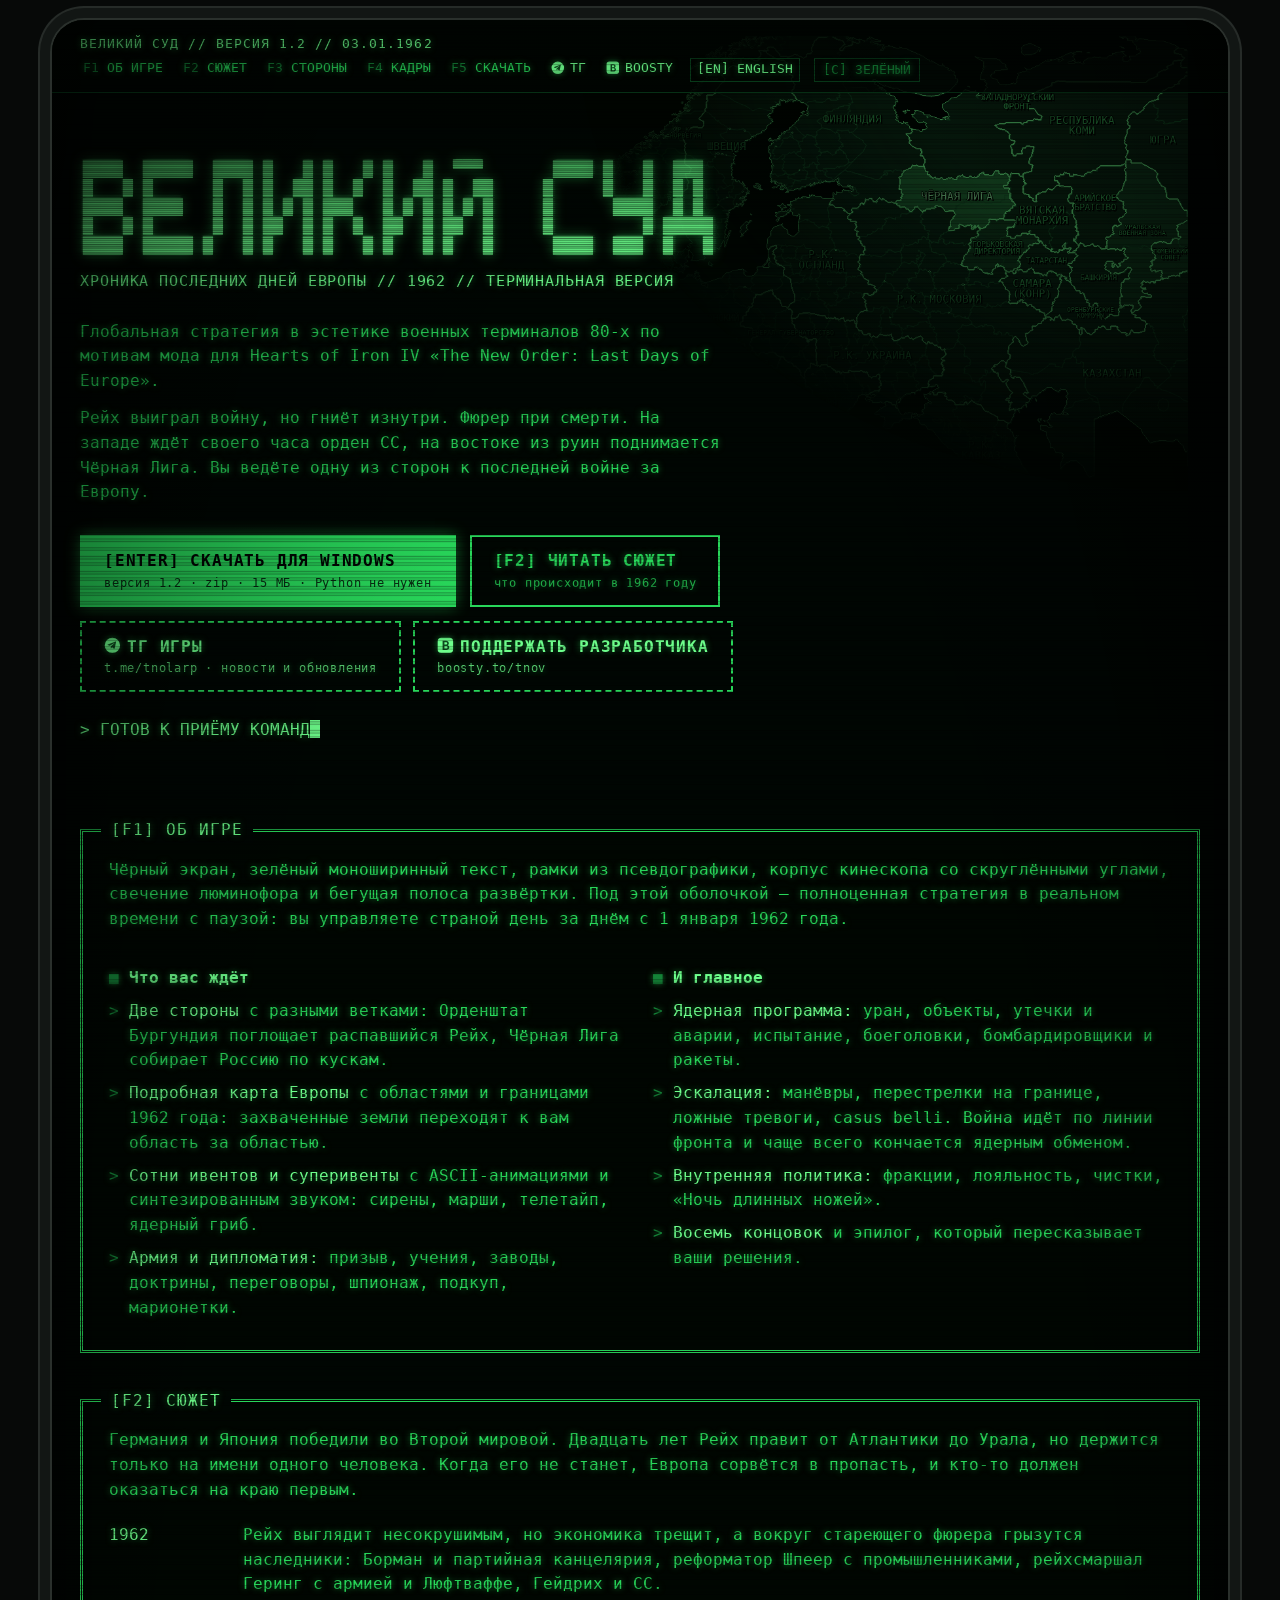
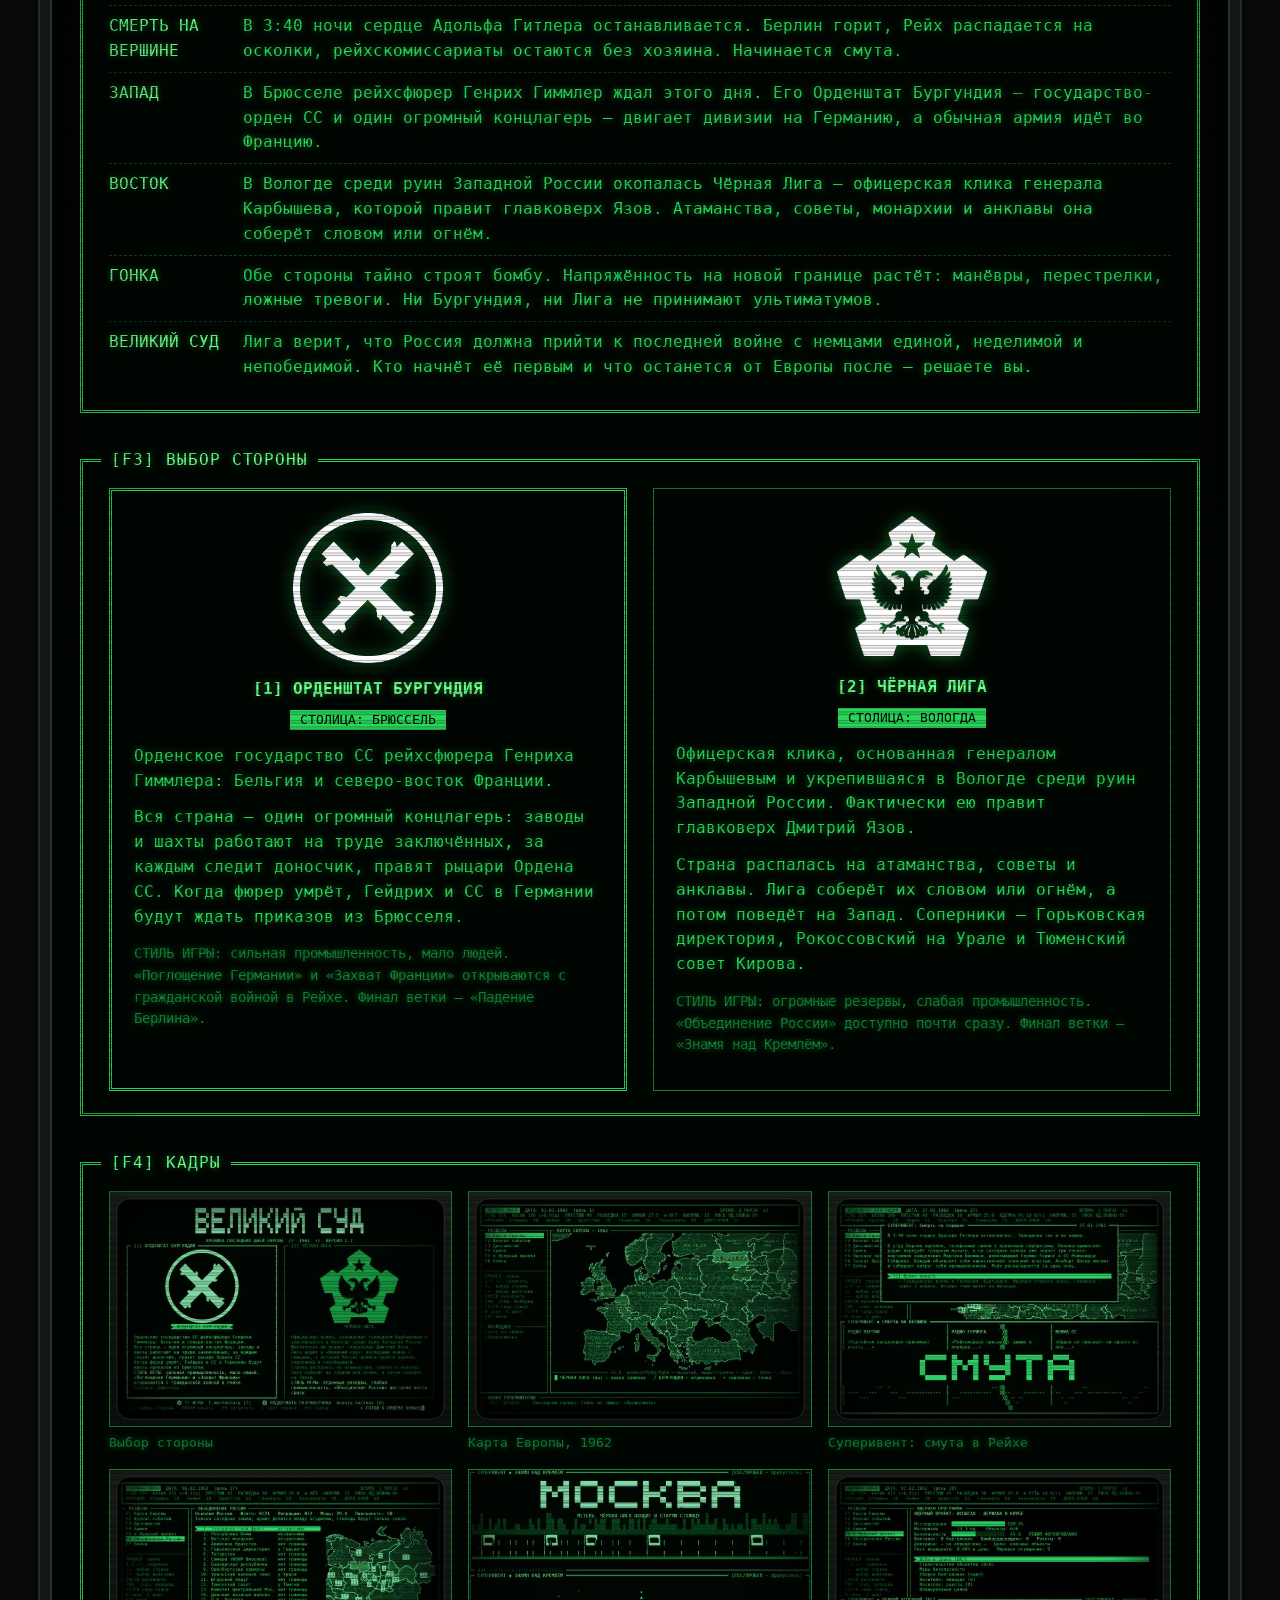
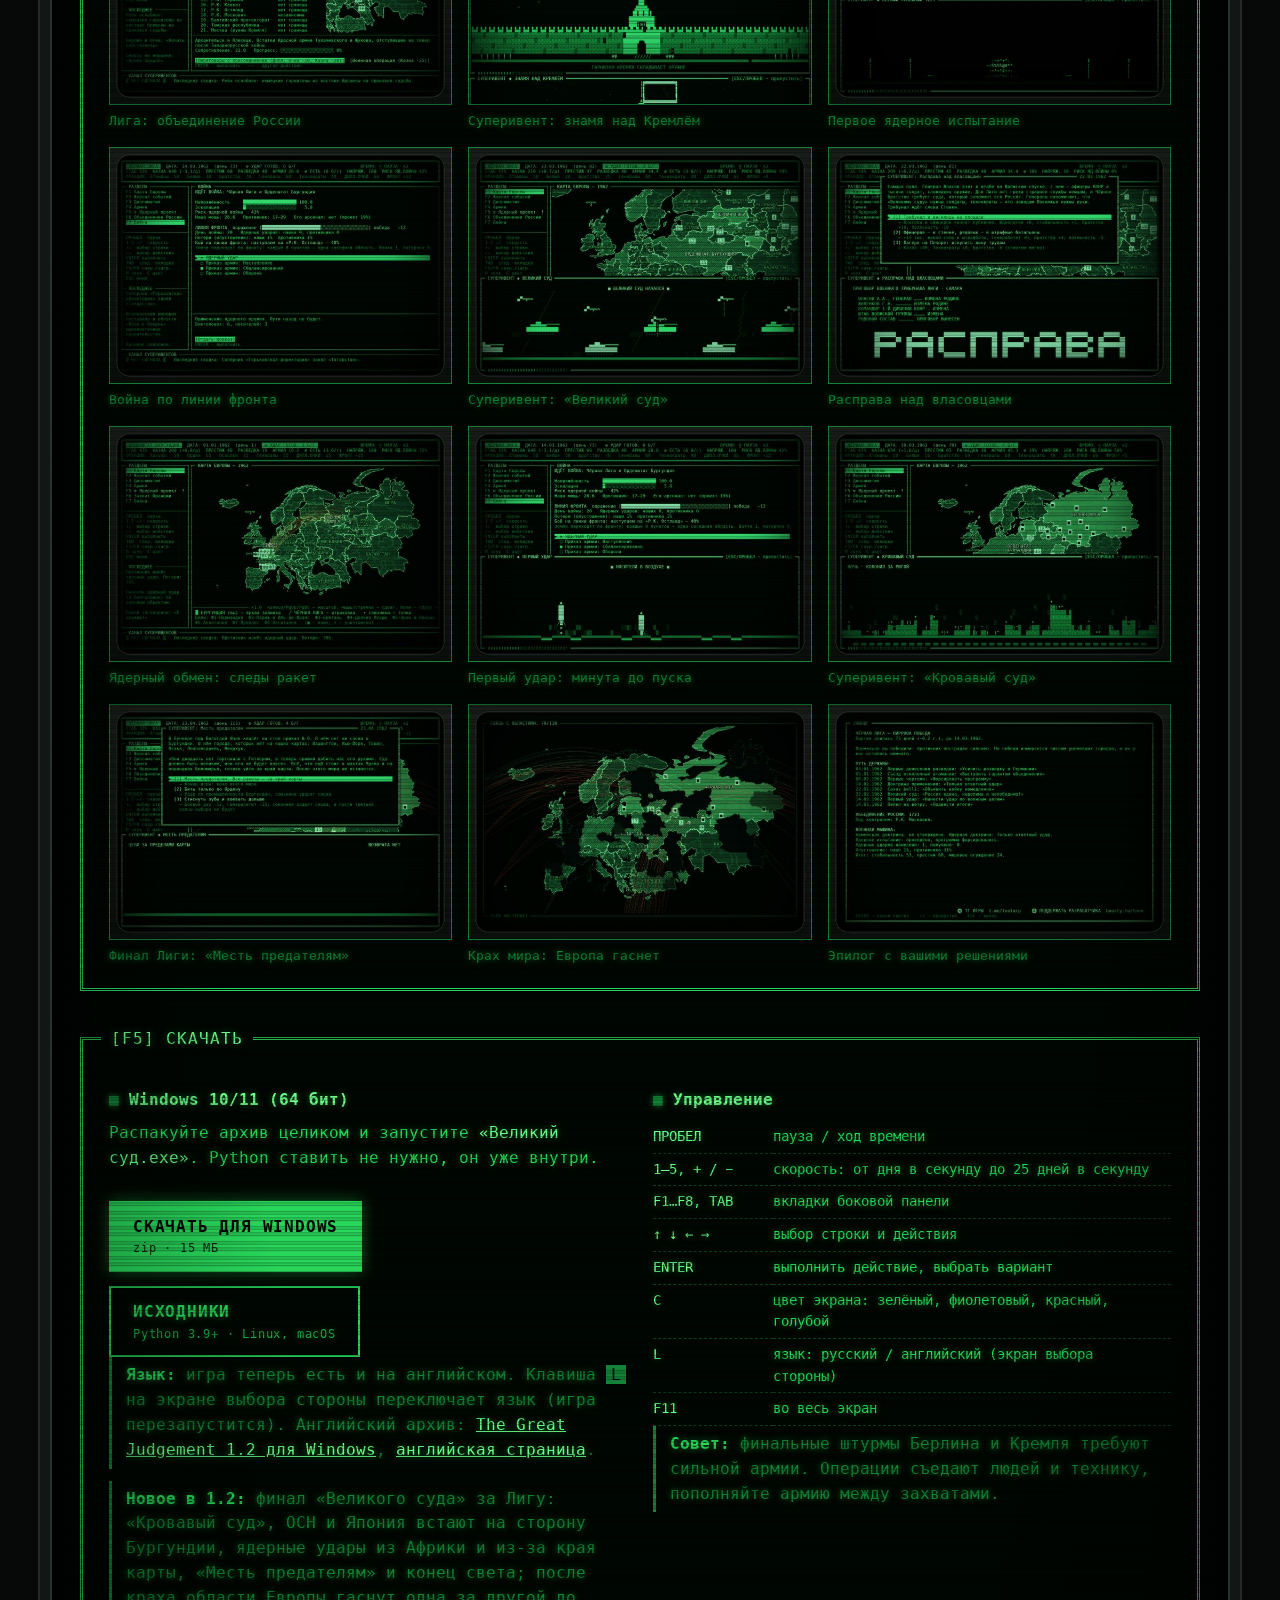
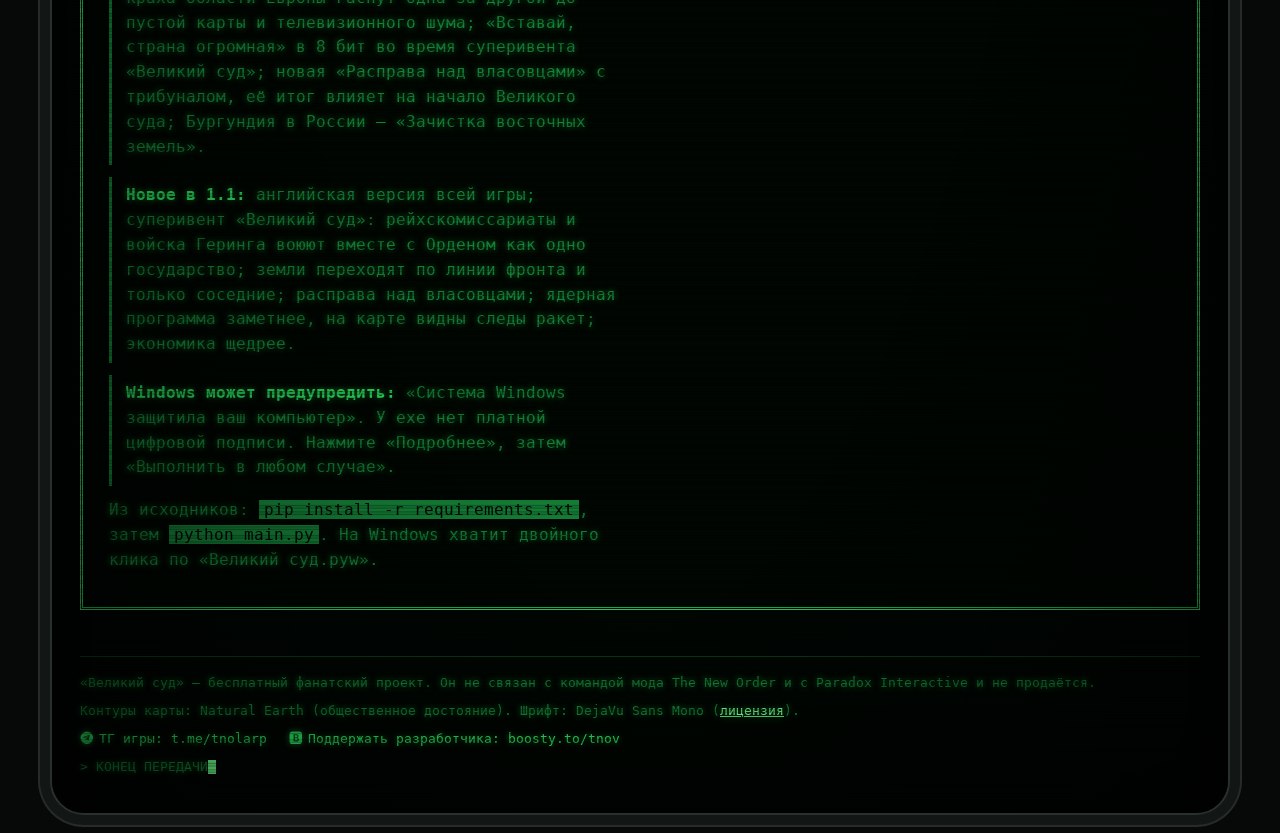
<file: index.html>
<!doctype html>
<html lang="ru">
<head>
<meta charset="utf-8">
<meta name="viewport" content="width=device-width, initial-scale=1">
<title>Великий суд — стратегия по мотивам TNO</title>
<meta name="description" content="«Великий суд» — бесплатная глобальная стратегия в эстетике терминалов 80-х по мотивам мода The New Order. 1962 год, Орденштат Бургундия против Чёрной Лиги.">
<meta property="og:title" content="Великий суд — хроника последних дней Европы">
<meta property="og:description" content="Бесплатная терминальная стратегия по мотивам TNO: Бургундия против Чёрной Лиги, гражданская война в Рейхе, ядерная гонка, 8 концовок.">
<meta property="og:image" content="img/shots/select.jpg">
<meta name="theme-color" content="#000602">
<link rel="alternate" hreflang="ru" href="https://velikiy-sud.github.io/">
<link rel="alternate" hreflang="en" href="https://velikiy-sud.github.io/en/">
<link rel="icon" type="image/png" href="img/icon.png">
<link rel="preload" href="fonts/DejaVuSansMono.woff2" as="font" type="font/woff2" crossorigin>
<link rel="stylesheet" href="style.css">
</head>
<body>
<div class="crt">

  <figure class="map-corner" aria-hidden="true">
    <img src="img/europe.png" alt="" width="1100" height="820">
  </figure>

  <header class="status">
    <span class="left">ВЕЛИКИЙ СУД // ВЕРСИЯ 1.2 // <span id="clock">01.01.1962</span></span>
    <nav>
      <a href="#about"><b>F1</b> ОБ ИГРЕ</a>
      <a href="#story"><b>F2</b> СЮЖЕТ</a>
      <a href="#sides"><b>F3</b> СТОРОНЫ</a>
      <a href="#shots"><b>F4</b> КАДРЫ</a>
      <a href="#download"><b>F5</b> СКАЧАТЬ</a>
      <a class="social" href="https://t.me/tnolarp" target="_blank" rel="noopener"><svg class="ico" viewBox="0 0 24 24" aria-hidden="true"><path fill="currentColor" d="M12 1a11 11 0 1 0 0 22 11 11 0 0 0 0-22Zm5.1 6.6-1.8 8.6c-.1.6-.5.8-1 .5l-2.8-2.1-1.3 1.3c-.2.2-.3.3-.6.3l.2-2.9 5.3-4.8c.2-.2 0-.3-.3-.1l-6.6 4.1-2.8-.9c-.6-.2-.6-.6.1-.9l11-4.2c.5-.2 1 .1.6 1.1Z"/></svg>ТГ</a>
      <a class="social" href="https://boosty.to/tnov" target="_blank" rel="noopener"><svg class="ico" viewBox="0 0 24 24" aria-hidden="true"><path fill="currentColor" fill-rule="evenodd" d="M6 1h12a5 5 0 0 1 5 5v12a5 5 0 0 1-5 5H6a5 5 0 0 1-5-5V6a5 5 0 0 1 5-5Zm2 4.5v13h5.2c2.6 0 4.3-1.4 4.3-3.6 0-1.6-.9-2.7-2.4-3.1 1.1-.5 1.8-1.5 1.8-2.8 0-2.1-1.6-3.5-4.1-3.5H8Zm2.6 2.1h2.1c1.2 0 1.9.6 1.9 1.6s-.7 1.6-1.9 1.6h-2.1V7.6Zm0 5.2h2.4c1.4 0 2.1.6 2.1 1.8s-.8 1.8-2.1 1.8h-2.4v-3.6Z"/></svg>BOOSTY</a>
      <a class="lang" href="en/" hreflang="en" lang="en">[EN] ENGLISH</a>
      <button class="theme-btn" id="theme" type="button" title="Цвет люминофора (клавиша C)">[C] ЗЕЛЁНЫЙ</button>
    </nav>
  </header>

  <main>
    <section class="hero">
      <h1><img src="img/logo.png" alt="ВЕЛИКИЙ СУД" width="637" height="99"></h1>
      <div class="sub">ХРОНИКА ПОСЛЕДНИХ ДНЕЙ ЕВРОПЫ // 1962 // ТЕРМИНАЛЬНАЯ ВЕРСИЯ</div>
      <p>Глобальная стратегия в эстетике военных терминалов 80-х по мотивам мода для Hearts of Iron IV «The New Order: Last Days of Europe».</p>
      <p>Рейх выиграл войну, но гниёт изнутри. Фюрер при смерти. На западе ждёт своего часа орден СС, на востоке из руин поднимается Чёрная Лига. Вы ведёте одну из сторон к последней войне за Европу.</p>
      <div class="actions">
        <!-- ССЫЛКА НА СКАЧИВАНИЕ №1 (Windows). Замените href, если архив лежит в другом месте -->
        <a class="btn" href="download/velikiy-sud-1.2-windows.zip">[ENTER] СКАЧАТЬ ДЛЯ WINDOWS<small>версия 1.2 · zip · 15 МБ · Python не нужен</small></a>
        <a class="btn ghost" href="#story">[F2] ЧИТАТЬ СЮЖЕТ<small>что происходит в 1962 году</small></a>
      </div>
      <div class="links">
        <a class="btn link" href="https://t.me/tnolarp" target="_blank" rel="noopener"><svg class="ico" viewBox="0 0 24 24" aria-hidden="true"><path fill="currentColor" d="M12 1a11 11 0 1 0 0 22 11 11 0 0 0 0-22Zm5.1 6.6-1.8 8.6c-.1.6-.5.8-1 .5l-2.8-2.1-1.3 1.3c-.2.2-.3.3-.6.3l.2-2.9 5.3-4.8c.2-.2 0-.3-.3-.1l-6.6 4.1-2.8-.9c-.6-.2-.6-.6.1-.9l11-4.2c.5-.2 1 .1.6 1.1Z"/></svg>ТГ ИГРЫ<small>t.me/tnolarp · новости и обновления</small></a>
        <a class="btn link" href="https://boosty.to/tnov" target="_blank" rel="noopener"><svg class="ico" viewBox="0 0 24 24" aria-hidden="true"><path fill="currentColor" fill-rule="evenodd" d="M6 1h12a5 5 0 0 1 5 5v12a5 5 0 0 1-5 5H6a5 5 0 0 1-5-5V6a5 5 0 0 1 5-5Zm2 4.5v13h5.2c2.6 0 4.3-1.4 4.3-3.6 0-1.6-.9-2.7-2.4-3.1 1.1-.5 1.8-1.5 1.8-2.8 0-2.1-1.6-3.5-4.1-3.5H8Zm2.6 2.1h2.1c1.2 0 1.9.6 1.9 1.6s-.7 1.6-1.9 1.6h-2.1V7.6Zm0 5.2h2.4c1.4 0 2.1.6 2.1 1.8s-.8 1.8-2.1 1.8h-2.4v-3.6Z"/></svg>ПОДДЕРЖАТЬ РАЗРАБОТЧИКА<small>boosty.to/tnov</small></a>
      </div>
      <div class="prompt">&gt; ГОТОВ К ПРИЁМУ КОМАНД<span class="cursor"></span></div>
    </section>

    <section class="win" id="about">
      <h2>[F1] ОБ ИГРЕ</h2>
      <p>Чёрный экран, зелёный моноширинный текст, рамки из псевдографики, корпус кинескопа со скруглёнными углами, свечение люминофора и бегущая полоса развёртки. Под этой оболочкой — полноценная стратегия в реальном времени с паузой: вы управляете страной день за днём с 1 января 1962 года.</p>
      <div class="cols">
        <div>
          <h3>Что вас ждёт</h3>
          <ul class="term">
            <li><span class="bright">Две стороны</span> с разными ветками: Орденштат Бургундия поглощает распавшийся Рейх, Чёрная Лига собирает Россию по кускам.</li>
            <li><span class="bright">Подробная карта Европы</span> с областями и границами 1962 года: захваченные земли переходят к вам область за областью.</li>
            <li><span class="bright">Сотни ивентов и суперивенты</span> с ASCII-анимациями и синтезированным звуком: сирены, марши, телетайп, ядерный гриб.</li>
            <li><span class="bright">Армия и дипломатия:</span> призыв, учения, заводы, доктрины, переговоры, шпионаж, подкуп, марионетки.</li>
          </ul>
        </div>
        <div>
          <h3>И главное</h3>
          <ul class="term">
            <li><span class="bright">Ядерная программа:</span> уран, объекты, утечки и аварии, испытание, боеголовки, бомбардировщики и ракеты.</li>
            <li><span class="bright">Эскалация:</span> манёвры, перестрелки на границе, ложные тревоги, casus belli. Война идёт по линии фронта и чаще всего кончается ядерным обменом.</li>
            <li><span class="bright">Внутренняя политика:</span> фракции, лояльность, чистки, «Ночь длинных ножей».</li>
            <li><span class="bright">Восемь концовок</span> и эпилог, который пересказывает ваши решения.</li>
          </ul>
        </div>
      </div>
    </section>

    <section class="win" id="story">
      <h2>[F2] СЮЖЕТ</h2>
      <p>Германия и Япония победили во Второй мировой. Двадцать лет Рейх правит от Атлантики до Урала, но держится только на имени одного человека. Когда его не станет, Европа сорвётся в пропасть, и кто-то должен оказаться на краю первым.</p>
      <ol class="chronicle">
        <li><time>1962</time><span>Рейх выглядит несокрушимым, но экономика трещит, а вокруг стареющего фюрера грызутся наследники: Борман и партийная канцелярия, реформатор Шпеер с промышленниками, рейхсмаршал Геринг с армией и Люфтваффе, Гейдрих и СС.</span></li>
        <li><time>СМЕРТЬ НА ВЕРШИНЕ</time><span>В 3:40 ночи сердце Адольфа Гитлера останавливается. Берлин горит, Рейх распадается на осколки, рейхскомиссариаты остаются без хозяина. Начинается смута.</span></li>
        <li><time>ЗАПАД</time><span>В Брюсселе рейхсфюрер Генрих Гиммлер ждал этого дня. Его Орденштат Бургундия — государство-орден СС и один огромный концлагерь — двигает дивизии на Германию, а обычная армия идёт во Францию.</span></li>
        <li><time>ВОСТОК</time><span>В Вологде среди руин Западной России окопалась Чёрная Лига — офицерская клика генерала Карбышева, которой правит главковерх Язов. Атаманства, советы, монархии и анклавы она соберёт словом или огнём.</span></li>
        <li><time>ГОНКА</time><span>Обе стороны тайно строят бомбу. Напряжённость на новой границе растёт: манёвры, перестрелки, ложные тревоги. Ни Бургундия, ни Лига не принимают ультиматумов.</span></li>
        <li><time>ВЕЛИКИЙ СУД</time><span>Лига верит, что Россия должна прийти к последней войне с немцами единой, неделимой и непобедимой. Кто начнёт её первым и что останется от Европы после — решаете вы.</span></li>
      </ol>
    </section>

    <section class="win" id="sides">
      <h2>[F3] ВЫБОР СТОРОНЫ</h2>
      <div class="cols">
        <article class="side burgundy">
          <img src="img/burgundy.png" alt="Герб Орденштата Бургундия" width="150" height="150">
          <h3>[1] ОРДЕНШТАТ БУРГУНДИЯ</h3>
          <span class="tag">СТОЛИЦА: БРЮССЕЛЬ</span>
          <p>Орденское государство СС рейхсфюрера Генриха Гиммлера: Бельгия и северо-восток Франции.</p>
          <p>Вся страна — один огромный концлагерь: заводы и шахты работают на труде заключённых, за каждым следит доносчик, правят рыцари Ордена СС. Когда фюрер умрёт, Гейдрих и СС в Германии будут ждать приказов из Брюсселя.</p>
          <p class="meta">СТИЛЬ ИГРЫ: сильная промышленность, мало людей. «Поглощение Германии» и «Захват Франции» открываются с гражданской войной в Рейхе. Финал ветки — «Падение Берлина».</p>
        </article>
        <article class="side league">
          <img src="img/league.png" alt="Герб Чёрной Лиги" width="150" height="150">
          <h3>[2] ЧЁРНАЯ ЛИГА</h3>
          <span class="tag">СТОЛИЦА: ВОЛОГДА</span>
          <p>Офицерская клика, основанная генералом Карбышевым и укрепившаяся в Вологде среди руин Западной России. Фактически ею правит главковерх Дмитрий Язов.</p>
          <p>Страна распалась на атаманства, советы и анклавы. Лига соберёт их словом или огнём, а потом поведёт на Запад. Соперники — Горьковская директория, Рокоссовский на Урале и Тюменский совет Кирова.</p>
          <p class="meta">СТИЛЬ ИГРЫ: огромные резервы, слабая промышленность. «Объединение России» доступно почти сразу. Финал ветки — «Знамя над Кремлём».</p>
        </article>
      </div>
    </section>

    <section class="win" id="shots">
      <h2>[F4] КАДРЫ</h2>
      <div class="gallery">
        <figure><a href="img/shots/select.jpg"><img src="img/shots/select_s.jpg" alt="Экран выбора стороны" loading="lazy" width="640" height="439"></a><figcaption>Выбор стороны</figcaption></figure>
        <figure><a href="img/shots/map.jpg"><img src="img/shots/map_s.jpg" alt="Карта Европы 1962 года" loading="lazy" width="640" height="439"></a><figcaption>Карта Европы, 1962</figcaption></figure>
        <figure><a href="img/shots/smuta.jpg"><img src="img/shots/smuta_s.jpg" alt="Суперивент «Смута»" loading="lazy" width="640" height="439"></a><figcaption>Суперивент: смута в Рейхе</figcaption></figure>
        <figure><a href="img/shots/unification.jpg"><img src="img/shots/unification_s.jpg" alt="Объединение России" loading="lazy" width="640" height="439"></a><figcaption>Лига: объединение России</figcaption></figure>
        <figure><a href="img/shots/kremlin.jpg"><img src="img/shots/kremlin_s.jpg" alt="Суперивент «Знамя над Кремлём»" loading="lazy" width="640" height="965"></a><figcaption>Суперивент: знамя над Кремлём</figcaption></figure>
        <figure><a href="img/shots/nuke.jpg"><img src="img/shots/nuke_s.jpg" alt="Ядерное испытание" loading="lazy" width="640" height="439"></a><figcaption>Первое ядерное испытание</figcaption></figure>
        <figure><a href="img/shots/front.jpg"><img src="img/shots/front_s.jpg" alt="Война по линии фронта" loading="lazy" width="640" height="439"></a><figcaption>Война по линии фронта</figcaption></figure>
        <figure><a href="img/shots/judgement.jpg"><img src="img/shots/judgement_s.jpg" alt="Суперивент «Великий суд»" loading="lazy" width="640" height="439"></a><figcaption>Суперивент: «Великий суд»</figcaption></figure>
        <figure><a href="img/shots/vlasov.jpg"><img src="img/shots/vlasov_s.jpg" alt="Расправа над власовцами" loading="lazy" width="640" height="439"></a><figcaption>Расправа над власовцами</figcaption></figure>
        <figure><a href="img/shots/trails.jpg"><img src="img/shots/trails_s.jpg" alt="Следы ракет на карте" loading="lazy" width="640" height="439"></a><figcaption>Ядерный обмен: следы ракет</figcaption></figure>
        <figure><a href="img/shots/launch.jpg"><img src="img/shots/launch_s.jpg" alt="Обратный отсчёт перед пуском" loading="lazy" width="640" height="439"></a><figcaption>Первый удар: минута до пуска</figcaption></figure>
        <figure><a href="img/shots/bloody.jpg"><img src="img/shots/bloody_s.jpg" alt="Суперивент «Кровавый суд»" loading="lazy" width="640" height="439"></a><figcaption>Суперивент: «Кровавый суд»</figcaption></figure>
        <figure><a href="img/shots/revenge.jpg"><img src="img/shots/revenge_s.jpg" alt="Суперивент «Месть предателям»" loading="lazy" width="640" height="439"></a><figcaption>Финал Лиги: «Месть предателям»</figcaption></figure>
        <figure><a href="img/shots/darkness.jpg"><img src="img/shots/darkness_s.jpg" alt="Европа гаснет после краха мира" loading="lazy" width="640" height="439"></a><figcaption>Крах мира: Европа гаснет</figcaption></figure>
        <figure><a href="img/shots/epilogue.jpg"><img src="img/shots/epilogue_s.jpg" alt="Эпилог партии" loading="lazy" width="640" height="439"></a><figcaption>Эпилог с вашими решениями</figcaption></figure>
      </div>
    </section>

    <section class="win" id="download">
      <h2>[F5] СКАЧАТЬ</h2>
      <div class="cols">
        <div>
          <h3>Windows 10/11 (64 бит)</h3>
          <p>Распакуйте архив целиком и запустите <span class="bright">«Великий суд.exe»</span>. Python ставить не нужно, он уже внутри.</p>
          <div class="actions">
            <!-- ССЫЛКА НА СКАЧИВАНИЕ №2 (Windows) — та же, что наверху -->
            <a class="btn" href="download/velikiy-sud-1.2-windows.zip">СКАЧАТЬ ДЛЯ WINDOWS<small>zip · 15 МБ</small></a>
            <!-- ССЫЛКА НА ИСХОДНИКИ (Python, для Linux/macOS) -->
            <a class="btn ghost" href="download/velikiy-sud-1.2-source.zip">ИСХОДНИКИ<small>Python 3.9+ · Linux, macOS</small></a>
          </div>
          <p class="note"><b>Язык:</b> игра теперь есть и на английском. Клавиша <kbd>L</kbd> на экране выбора стороны переключает язык (игра перезапустится). Английский архив: <a href="download/the-great-judgement-1.2-windows.zip">The Great Judgement 1.2 для Windows</a>, <a href="en/" hreflang="en">английская страница</a>.</p>
          <p class="note"><b>Новое в 1.2:</b> финал «Великого суда» за Лигу: «Кровавый суд», ОСН и Япония встают на сторону Бургундии, ядерные удары из Африки и из-за края карты, «Месть предателям» и конец света; после краха области Европы гаснут одна за другой до пустой карты и телевизионного шума; «Вставай, страна огромная» в 8 бит во время суперивента «Великий суд»; новая «Расправа над власовцами» с трибуналом, её итог влияет на начало Великого суда; Бургундия в России — «Зачистка восточных земель».</p>
          <p class="note"><b>Новое в 1.1:</b> английская версия всей игры; суперивент «Великий суд»: рейхскомиссариаты и войска Геринга воюют вместе с Орденом как одно государство; земли переходят по линии фронта и только соседние; расправа над власовцами; ядерная программа заметнее, на карте видны следы ракет; экономика щедрее.</p>
          <p class="note"><b>Windows может предупредить:</b> «Система Windows защитила ваш компьютер». У exe нет платной цифровой подписи. Нажмите «Подробнее», затем «Выполнить в любом случае».</p>
          <p class="dim">Из исходников: <kbd>pip install -r requirements.txt</kbd>, затем <kbd>python main.py</kbd>. На Windows хватит двойного клика по «Великий суд.pyw».</p>
        </div>
        <div>
          <h3>Управление</h3>
          <table class="keys">
            <tr><td>ПРОБЕЛ</td><td>пауза / ход времени</td></tr>
            <tr><td>1–5, + / −</td><td>скорость: от дня в секунду до 25 дней в секунду</td></tr>
            <tr><td>F1…F8, TAB</td><td>вкладки боковой панели</td></tr>
            <tr><td>↑ ↓  ← →</td><td>выбор строки и действия</td></tr>
            <tr><td>ENTER</td><td>выполнить действие, выбрать вариант</td></tr>
            <tr><td>C</td><td>цвет экрана: зелёный, фиолетовый, красный, голубой</td></tr>
            <tr><td>L</td><td>язык: русский / английский (экран выбора стороны)</td></tr>
            <tr><td>F11</td><td>во весь экран</td></tr>
          </table>
          <p class="note"><b>Совет:</b> финальные штурмы Берлина и Кремля требуют сильной армии. Операции съедают людей и технику, пополняйте армию между захватами.</p>
        </div>
      </div>
    </section>
  </main>

  <footer>
    <p>«Великий суд» — бесплатный фанатский проект. Он не связан с командой мода The New Order и с Paradox Interactive и не продаётся.</p>
    <p>Контуры карты: Natural Earth (общественное достояние). Шрифт: DejaVu Sans Mono (<a href="fonts/LICENSE-DejaVu.txt">лицензия</a>).</p>
    <p class="foot-links"><a class="social" href="https://t.me/tnolarp" target="_blank" rel="noopener"><svg class="ico" viewBox="0 0 24 24" aria-hidden="true"><path fill="currentColor" d="M12 1a11 11 0 1 0 0 22 11 11 0 0 0 0-22Zm5.1 6.6-1.8 8.6c-.1.6-.5.8-1 .5l-2.8-2.1-1.3 1.3c-.2.2-.3.3-.6.3l.2-2.9 5.3-4.8c.2-.2 0-.3-.3-.1l-6.6 4.1-2.8-.9c-.6-.2-.6-.6.1-.9l11-4.2c.5-.2 1 .1.6 1.1Z"/></svg>ТГ игры: t.me/tnolarp</a> <a class="social" href="https://boosty.to/tnov" target="_blank" rel="noopener"><svg class="ico" viewBox="0 0 24 24" aria-hidden="true"><path fill="currentColor" fill-rule="evenodd" d="M6 1h12a5 5 0 0 1 5 5v12a5 5 0 0 1-5 5H6a5 5 0 0 1-5-5V6a5 5 0 0 1 5-5Zm2 4.5v13h5.2c2.6 0 4.3-1.4 4.3-3.6 0-1.6-.9-2.7-2.4-3.1 1.1-.5 1.8-1.5 1.8-2.8 0-2.1-1.6-3.5-4.1-3.5H8Zm2.6 2.1h2.1c1.2 0 1.9.6 1.9 1.6s-.7 1.6-1.9 1.6h-2.1V7.6Zm0 5.2h2.4c1.4 0 2.1.6 2.1 1.8s-.8 1.8-2.1 1.8h-2.4v-3.6Z"/></svg>Поддержать разработчика: boosty.to/tnov</a></p>
    <p>&gt; КОНЕЦ ПЕРЕДАЧИ<span class="cursor"></span></p>
  </footer>
</div>

<dialog class="viewer" id="viewer"><button type="button" id="viewer-close">[ESC] ЗАКРЫТЬ</button><img id="viewer-img" alt=""></dialog>

<script>
(function () {
  // Цвет люминофора, как клавиша C в игре
  var themes = [["green", "ЗЕЛЁНЫЙ"], ["purple", "ФИОЛЕТОВЫЙ"], ["red", "КРАСНЫЙ"], ["blue", "ГОЛУБОЙ"]];
  var btn = document.getElementById("theme");
  var i = 0;
  try { i = Math.max(0, themes.findIndex(function (t) { return t[0] === localStorage.getItem("theme"); })); } catch (e) {}
  function apply() {
    document.documentElement.setAttribute("data-theme", themes[i][0]);
    btn.textContent = "[C] " + themes[i][1];
    try { localStorage.setItem("theme", themes[i][0]); } catch (e) {}
  }
  function next() { i = (i + 1) % themes.length; apply(); }
  apply();
  btn.addEventListener("click", next);
  document.addEventListener("keydown", function (e) {
    if (e.ctrlKey || e.metaKey || e.altKey || /input|textarea/i.test(e.target.tagName)) return;
    if (e.code === "KeyC") next();
  });

  // Игровые часы в строке состояния: день идёт раз в секунду, как на скорости 1
  var clock = document.getElementById("clock");
  var d = new Date(1962, 0, 1);
  setInterval(function () {
    d.setDate(d.getDate() + 1);
    clock.textContent = String(d.getDate()).padStart(2, "0") + "." + String(d.getMonth() + 1).padStart(2, "0") + "." + d.getFullYear();
  }, 1000);

  // Просмотр кадров
  var dlg = document.getElementById("viewer");
  var img = document.getElementById("viewer-img");
  if (dlg.showModal) {
    document.querySelectorAll(".gallery a").forEach(function (a) {
      a.addEventListener("click", function (e) {
        e.preventDefault();
        img.src = a.getAttribute("href");
        img.alt = a.querySelector("img").alt;
        dlg.showModal();
      });
    });
    document.getElementById("viewer-close").addEventListener("click", function () { dlg.close(); });
    dlg.addEventListener("click", function (e) { if (e.target === dlg) dlg.close(); });
  }
})();
</script>
</body>
</html>
</file>
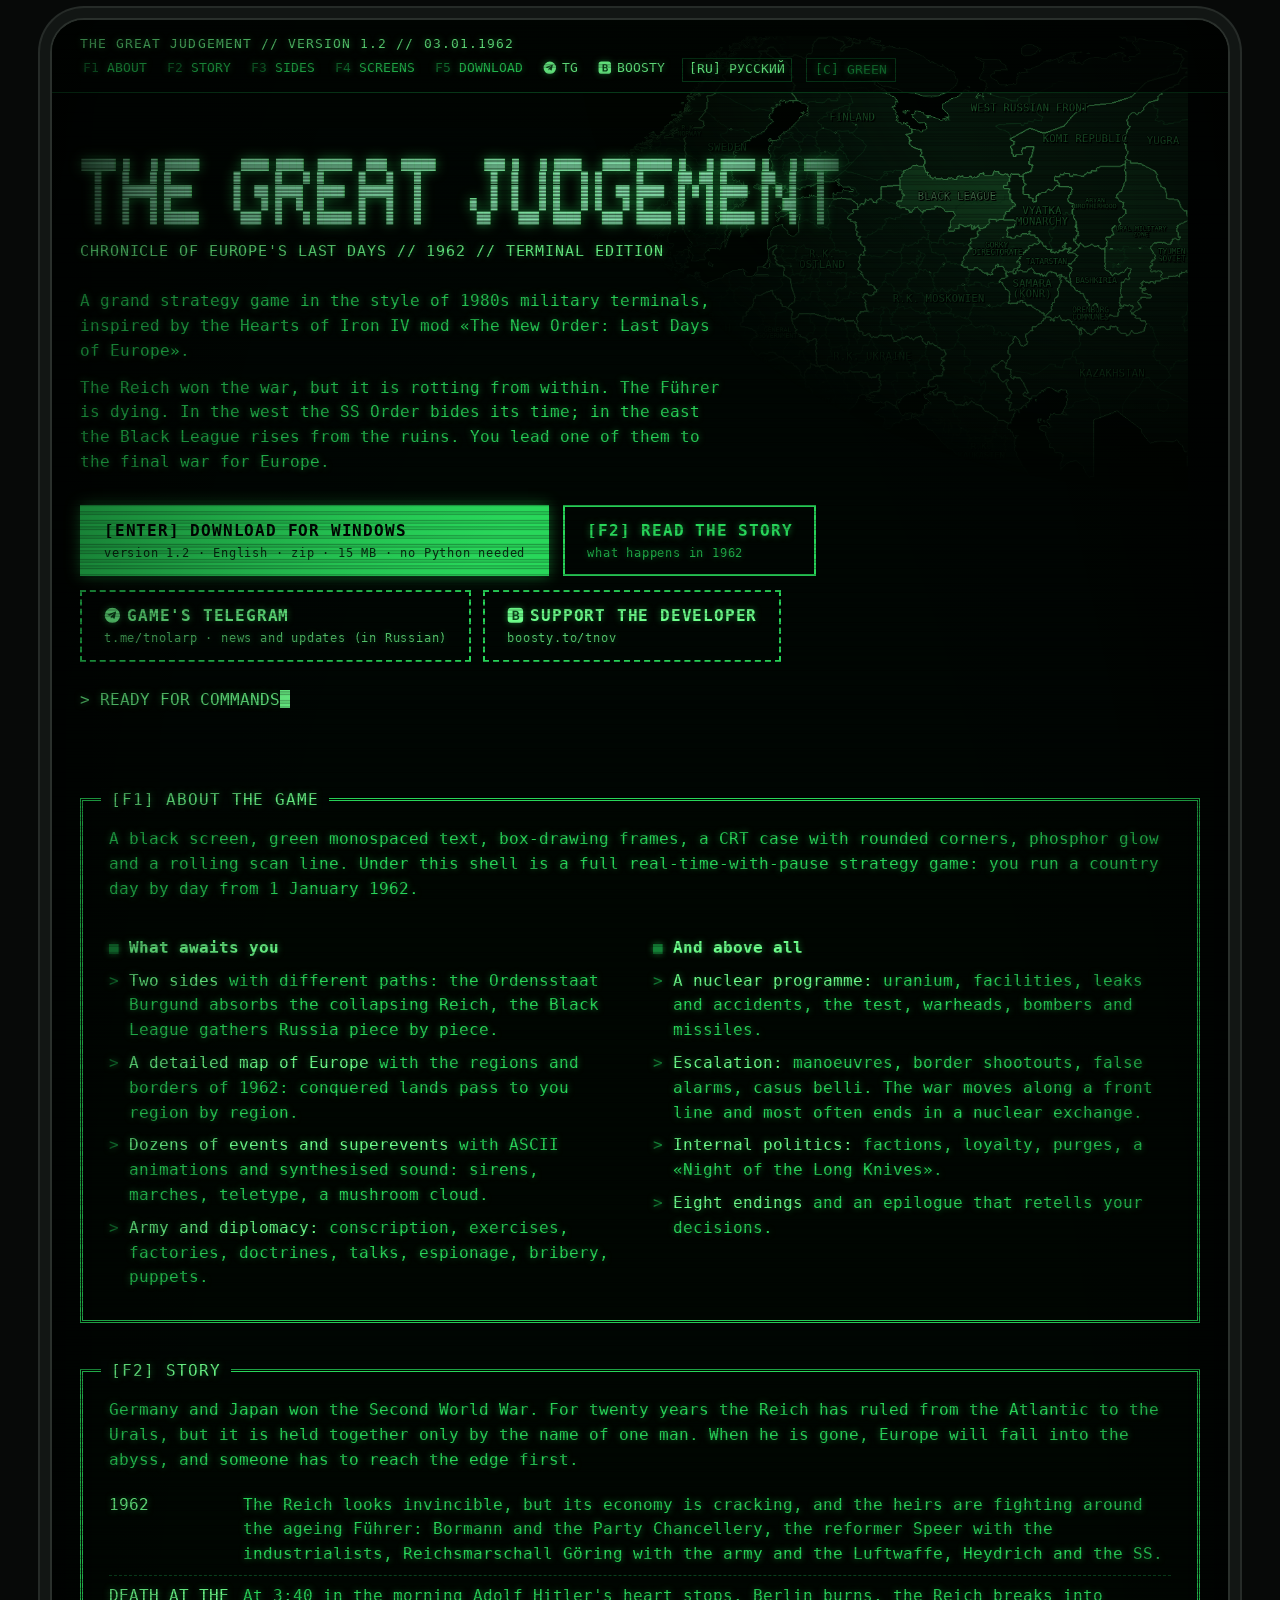
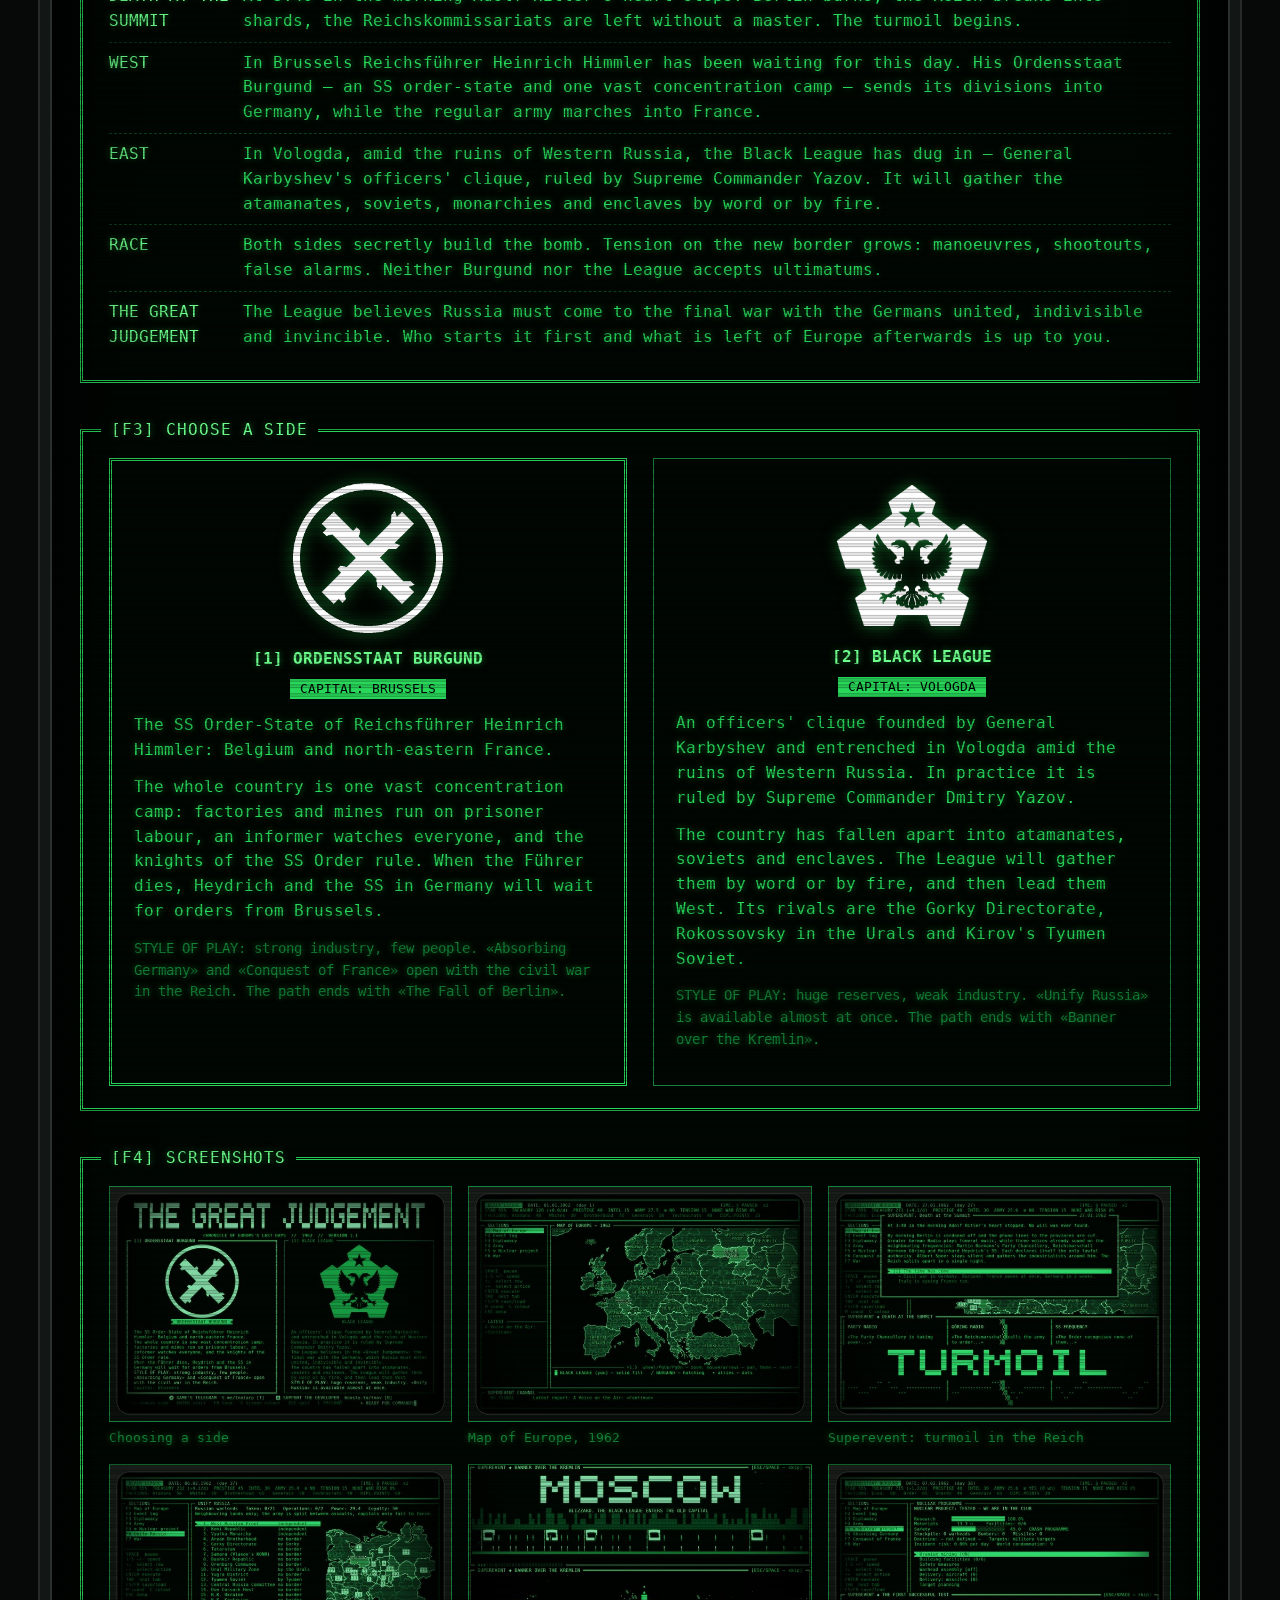
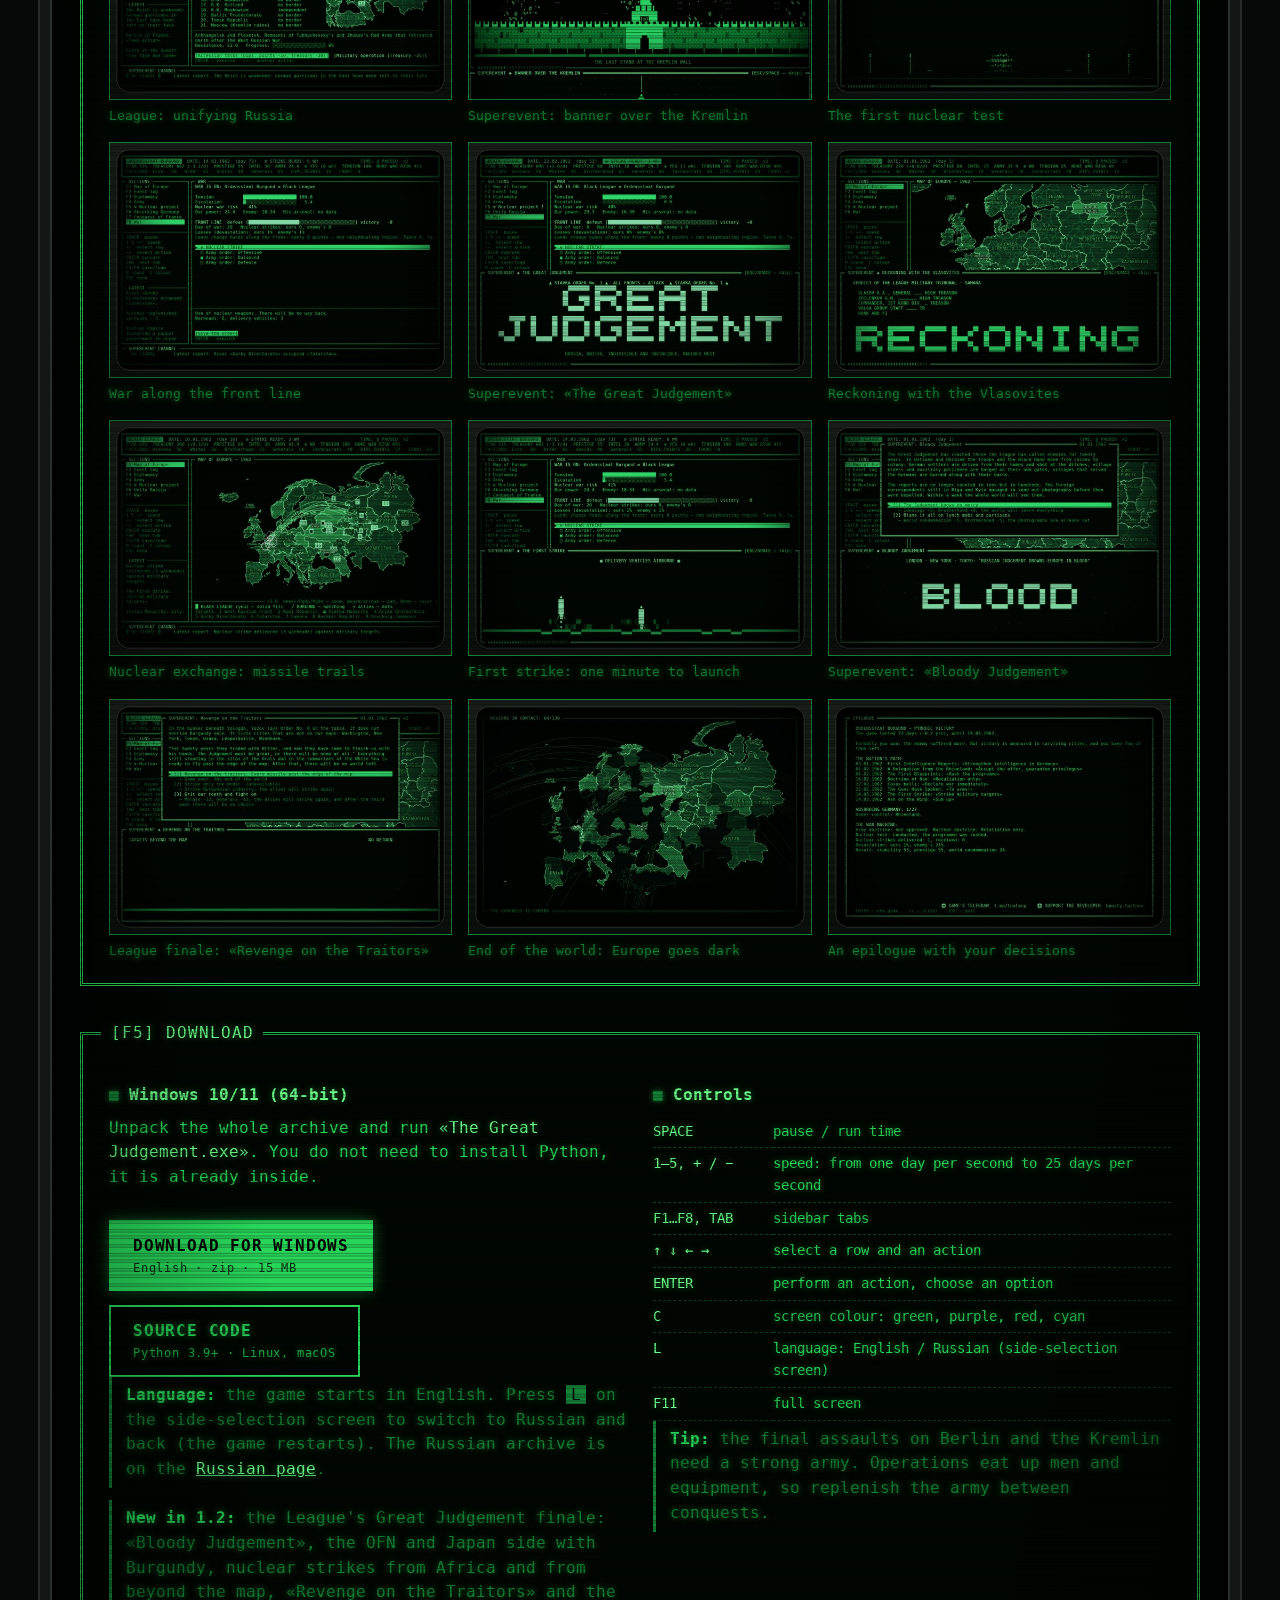
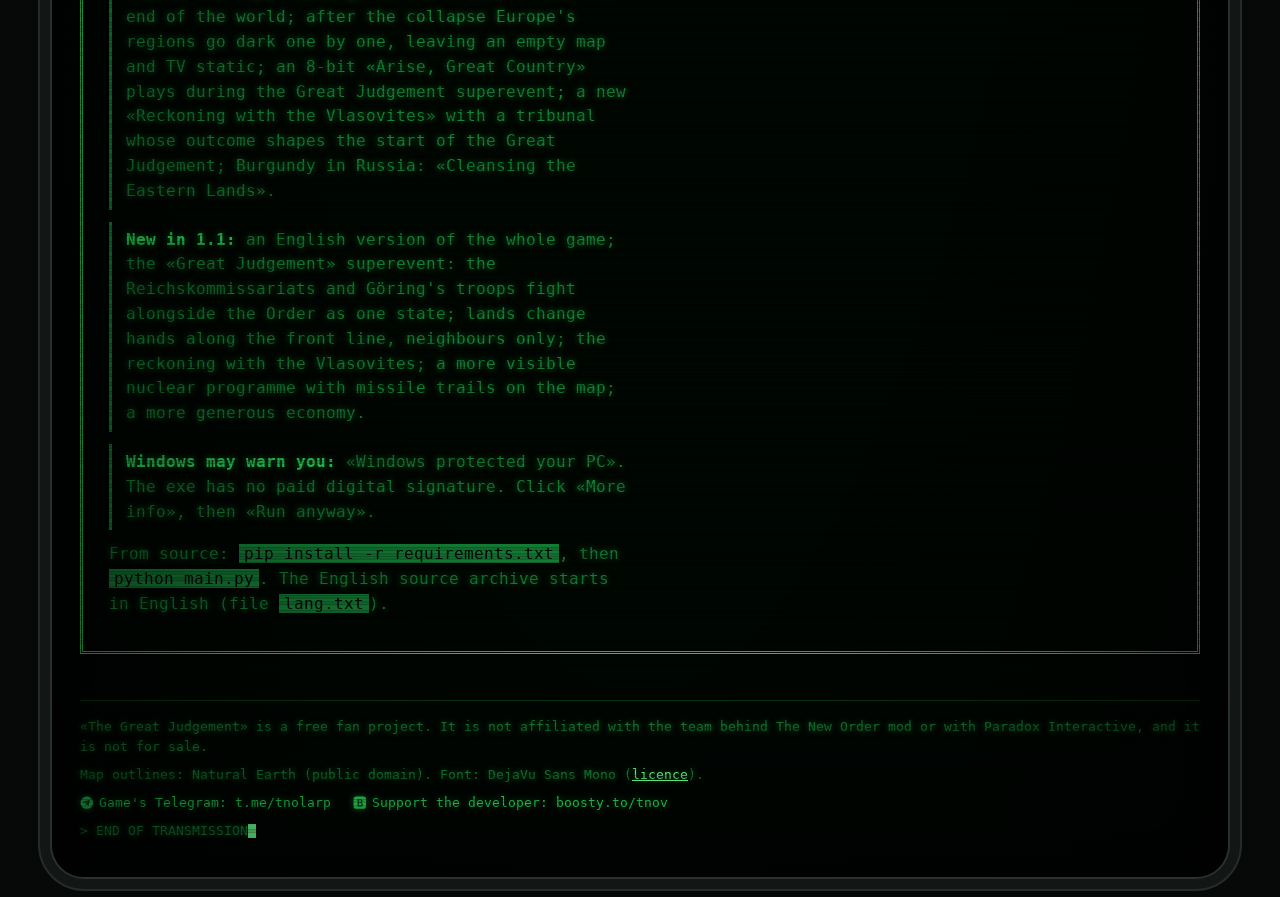
<file: en/index.html>
<!doctype html>
<html lang="en">
<head>
<meta charset="utf-8">
<meta name="viewport" content="width=device-width, initial-scale=1">
<title>The Great Judgement — a strategy game inspired by TNO</title>
<meta name="description" content="«The Great Judgement» is a free grand strategy game in the style of 1980s military terminals, inspired by the mod The New Order. 1962: the Ordensstaat Burgund against the Black League.">
<meta property="og:title" content="The Great Judgement — chronicle of Europe's last days">
<meta property="og:description" content="A free terminal strategy game inspired by TNO: Burgund against the Black League, civil war in the Reich, a nuclear race, 8 endings.">
<meta property="og:image" content="img/shots/select.jpg">
<meta name="theme-color" content="#000602">
<link rel="alternate" hreflang="ru" href="https://velikiy-sud.github.io/">
<link rel="alternate" hreflang="en" href="https://velikiy-sud.github.io/en/">
<link rel="icon" type="image/png" href="../img/icon.png">
<link rel="preload" href="../fonts/DejaVuSansMono.woff2" as="font" type="font/woff2" crossorigin>
<link rel="stylesheet" href="../style.css">
</head>
<body>
<div class="crt">

  <figure class="map-corner" aria-hidden="true">
    <img src="img/europe.png" alt="" width="1100" height="820">
  </figure>

  <header class="status">
    <span class="left">THE GREAT JUDGEMENT // VERSION 1.2 // <span id="clock">01.01.1962</span></span>
    <nav>
      <a href="#about"><b>F1</b> ABOUT</a>
      <a href="#story"><b>F2</b> STORY</a>
      <a href="#sides"><b>F3</b> SIDES</a>
      <a href="#shots"><b>F4</b> SCREENS</a>
      <a href="#download"><b>F5</b> DOWNLOAD</a>
      <a class="social" href="https://t.me/tnolarp" target="_blank" rel="noopener"><svg class="ico" viewBox="0 0 24 24" aria-hidden="true"><path fill="currentColor" d="M12 1a11 11 0 1 0 0 22 11 11 0 0 0 0-22Zm5.1 6.6-1.8 8.6c-.1.6-.5.8-1 .5l-2.8-2.1-1.3 1.3c-.2.2-.3.3-.6.3l.2-2.9 5.3-4.8c.2-.2 0-.3-.3-.1l-6.6 4.1-2.8-.9c-.6-.2-.6-.6.1-.9l11-4.2c.5-.2 1 .1.6 1.1Z"/></svg>TG</a>
      <a class="social" href="https://boosty.to/tnov" target="_blank" rel="noopener"><svg class="ico" viewBox="0 0 24 24" aria-hidden="true"><path fill="currentColor" fill-rule="evenodd" d="M6 1h12a5 5 0 0 1 5 5v12a5 5 0 0 1-5 5H6a5 5 0 0 1-5-5V6a5 5 0 0 1 5-5Zm2 4.5v13h5.2c2.6 0 4.3-1.4 4.3-3.6 0-1.6-.9-2.7-2.4-3.1 1.1-.5 1.8-1.5 1.8-2.8 0-2.1-1.6-3.5-4.1-3.5H8Zm2.6 2.1h2.1c1.2 0 1.9.6 1.9 1.6s-.7 1.6-1.9 1.6h-2.1V7.6Zm0 5.2h2.4c1.4 0 2.1.6 2.1 1.8s-.8 1.8-2.1 1.8h-2.4v-3.6Z"/></svg>BOOSTY</a>
      <a class="lang" href="../" hreflang="ru" lang="ru">[RU] РУССКИЙ</a>
      <button class="theme-btn" id="theme" type="button" title="Phosphor colour (C key)">[C] GREEN</button>
    </nav>
  </header>

  <main>
    <section class="hero">
      <h1><img class="logo-en" src="img/logo.png" alt="THE GREAT JUDGEMENT" width="1094" height="99"></h1>
      <div class="sub">CHRONICLE OF EUROPE'S LAST DAYS // 1962 // TERMINAL EDITION</div>
      <p>A grand strategy game in the style of 1980s military terminals, inspired by the Hearts of Iron IV mod «The New Order: Last Days of Europe».</p>
      <p>The Reich won the war, but it is rotting from within. The Führer is dying. In the west the SS Order bides its time; in the east the Black League rises from the ruins. You lead one of them to the final war for Europe.</p>
      <div class="actions">
        <a class="btn" href="../download/the-great-judgement-1.2-windows.zip">[ENTER] DOWNLOAD FOR WINDOWS<small>version 1.2 · English · zip · 15 MB · no Python needed</small></a>
        <a class="btn ghost" href="#story">[F2] READ THE STORY<small>what happens in 1962</small></a>
      </div>
      <div class="links">
        <a class="btn link" href="https://t.me/tnolarp" target="_blank" rel="noopener"><svg class="ico" viewBox="0 0 24 24" aria-hidden="true"><path fill="currentColor" d="M12 1a11 11 0 1 0 0 22 11 11 0 0 0 0-22Zm5.1 6.6-1.8 8.6c-.1.6-.5.8-1 .5l-2.8-2.1-1.3 1.3c-.2.2-.3.3-.6.3l.2-2.9 5.3-4.8c.2-.2 0-.3-.3-.1l-6.6 4.1-2.8-.9c-.6-.2-.6-.6.1-.9l11-4.2c.5-.2 1 .1.6 1.1Z"/></svg>GAME'S TELEGRAM<small>t.me/tnolarp · news and updates (in Russian)</small></a>
        <a class="btn link" href="https://boosty.to/tnov" target="_blank" rel="noopener"><svg class="ico" viewBox="0 0 24 24" aria-hidden="true"><path fill="currentColor" fill-rule="evenodd" d="M6 1h12a5 5 0 0 1 5 5v12a5 5 0 0 1-5 5H6a5 5 0 0 1-5-5V6a5 5 0 0 1 5-5Zm2 4.5v13h5.2c2.6 0 4.3-1.4 4.3-3.6 0-1.6-.9-2.7-2.4-3.1 1.1-.5 1.8-1.5 1.8-2.8 0-2.1-1.6-3.5-4.1-3.5H8Zm2.6 2.1h2.1c1.2 0 1.9.6 1.9 1.6s-.7 1.6-1.9 1.6h-2.1V7.6Zm0 5.2h2.4c1.4 0 2.1.6 2.1 1.8s-.8 1.8-2.1 1.8h-2.4v-3.6Z"/></svg>SUPPORT THE DEVELOPER<small>boosty.to/tnov</small></a>
      </div>
      <div class="prompt">&gt; READY FOR COMMANDS<span class="cursor"></span></div>
    </section>

    <section class="win" id="about">
      <h2>[F1] ABOUT THE GAME</h2>
      <p>A black screen, green monospaced text, box-drawing frames, a CRT case with rounded corners, phosphor glow and a rolling scan line. Under this shell is a full real-time-with-pause strategy game: you run a country day by day from 1 January 1962.</p>
      <div class="cols">
        <div>
          <h3>What awaits you</h3>
          <ul class="term">
            <li><span class="bright">Two sides</span> with different paths: the Ordensstaat Burgund absorbs the collapsing Reich, the Black League gathers Russia piece by piece.</li>
            <li><span class="bright">A detailed map of Europe</span> with the regions and borders of 1962: conquered lands pass to you region by region.</li>
            <li><span class="bright">Dozens of events and superevents</span> with ASCII animations and synthesised sound: sirens, marches, teletype, a mushroom cloud.</li>
            <li><span class="bright">Army and diplomacy:</span> conscription, exercises, factories, doctrines, talks, espionage, bribery, puppets.</li>
          </ul>
        </div>
        <div>
          <h3>And above all</h3>
          <ul class="term">
            <li><span class="bright">A nuclear programme:</span> uranium, facilities, leaks and accidents, the test, warheads, bombers and missiles.</li>
            <li><span class="bright">Escalation:</span> manoeuvres, border shootouts, false alarms, casus belli. The war moves along a front line and most often ends in a nuclear exchange.</li>
            <li><span class="bright">Internal politics:</span> factions, loyalty, purges, a «Night of the Long Knives».</li>
            <li><span class="bright">Eight endings</span> and an epilogue that retells your decisions.</li>
          </ul>
        </div>
      </div>
    </section>

    <section class="win" id="story">
      <h2>[F2] STORY</h2>
      <p>Germany and Japan won the Second World War. For twenty years the Reich has ruled from the Atlantic to the Urals, but it is held together only by the name of one man. When he is gone, Europe will fall into the abyss, and someone has to reach the edge first.</p>
      <ol class="chronicle">
        <li><time>1962</time><span>The Reich looks invincible, but its economy is cracking, and the heirs are fighting around the ageing Führer: Bormann and the Party Chancellery, the reformer Speer with the industrialists, Reichsmarschall Göring with the army and the Luftwaffe, Heydrich and the SS.</span></li>
        <li><time>DEATH AT THE SUMMIT</time><span>At 3:40 in the morning Adolf Hitler's heart stops. Berlin burns, the Reich breaks into shards, the Reichskommissariats are left without a master. The turmoil begins.</span></li>
        <li><time>WEST</time><span>In Brussels Reichsführer Heinrich Himmler has been waiting for this day. His Ordensstaat Burgund — an SS order-state and one vast concentration camp — sends its divisions into Germany, while the regular army marches into France.</span></li>
        <li><time>EAST</time><span>In Vologda, amid the ruins of Western Russia, the Black League has dug in — General Karbyshev's officers' clique, ruled by Supreme Commander Yazov. It will gather the atamanates, soviets, monarchies and enclaves by word or by fire.</span></li>
        <li><time>RACE</time><span>Both sides secretly build the bomb. Tension on the new border grows: manoeuvres, shootouts, false alarms. Neither Burgund nor the League accepts ultimatums.</span></li>
        <li><time>THE GREAT JUDGEMENT</time><span>The League believes Russia must come to the final war with the Germans united, indivisible and invincible. Who starts it first and what is left of Europe afterwards is up to you.</span></li>
      </ol>
    </section>

    <section class="win" id="sides">
      <h2>[F3] CHOOSE A SIDE</h2>
      <div class="cols">
        <article class="side burgundy">
          <img src="../img/burgundy.png" alt="Emblem of the Ordensstaat Burgund" width="150" height="150">
          <h3>[1] ORDENSSTAAT BURGUND</h3>
          <span class="tag">CAPITAL: BRUSSELS</span>
          <p>The SS Order-State of Reichsführer Heinrich Himmler: Belgium and north-eastern France.</p>
          <p>The whole country is one vast concentration camp: factories and mines run on prisoner labour, an informer watches everyone, and the knights of the SS Order rule. When the Führer dies, Heydrich and the SS in Germany will wait for orders from Brussels.</p>
          <p class="meta">STYLE OF PLAY: strong industry, few people. «Absorbing Germany» and «Conquest of France» open with the civil war in the Reich. The path ends with «The Fall of Berlin».</p>
        </article>
        <article class="side league">
          <img src="../img/league.png" alt="Emblem of the Black League" width="150" height="150">
          <h3>[2] BLACK LEAGUE</h3>
          <span class="tag">CAPITAL: VOLOGDA</span>
          <p>An officers' clique founded by General Karbyshev and entrenched in Vologda amid the ruins of Western Russia. In practice it is ruled by Supreme Commander Dmitry Yazov.</p>
          <p>The country has fallen apart into atamanates, soviets and enclaves. The League will gather them by word or by fire, and then lead them West. Its rivals are the Gorky Directorate, Rokossovsky in the Urals and Kirov's Tyumen Soviet.</p>
          <p class="meta">STYLE OF PLAY: huge reserves, weak industry. «Unify Russia» is available almost at once. The path ends with «Banner over the Kremlin».</p>
        </article>
      </div>
    </section>

    <section class="win" id="shots">
      <h2>[F4] SCREENSHOTS</h2>
      <div class="gallery">
        <figure><a href="img/shots/select.jpg"><img src="img/shots/select_s.jpg" alt="Side selection screen" loading="lazy" width="640" height="439"></a><figcaption>Choosing a side</figcaption></figure>
        <figure><a href="img/shots/map.jpg"><img src="img/shots/map_s.jpg" alt="Map of Europe, 1962" loading="lazy" width="640" height="439"></a><figcaption>Map of Europe, 1962</figcaption></figure>
        <figure><a href="img/shots/smuta.jpg"><img src="img/shots/smuta_s.jpg" alt="Superevent «Death at the Summit»" loading="lazy" width="640" height="439"></a><figcaption>Superevent: turmoil in the Reich</figcaption></figure>
        <figure><a href="img/shots/unification.jpg"><img src="img/shots/unification_s.jpg" alt="Unifying Russia" loading="lazy" width="640" height="439"></a><figcaption>League: unifying Russia</figcaption></figure>
        <figure><a href="img/shots/kremlin.jpg"><img src="img/shots/kremlin_s.jpg" alt="Superevent «Banner over the Kremlin»" loading="lazy" width="640" height="965"></a><figcaption>Superevent: banner over the Kremlin</figcaption></figure>
        <figure><a href="img/shots/nuke.jpg"><img src="img/shots/nuke_s.jpg" alt="Nuclear test" loading="lazy" width="640" height="439"></a><figcaption>The first nuclear test</figcaption></figure>
        <figure><a href="img/shots/front.jpg"><img src="img/shots/front_s.jpg" alt="War along the front line" loading="lazy" width="640" height="439"></a><figcaption>War along the front line</figcaption></figure>
        <figure><a href="img/shots/judgement.jpg"><img src="img/shots/judgement_s.jpg" alt="Superevent «The Great Judgement»" loading="lazy" width="640" height="439"></a><figcaption>Superevent: «The Great Judgement»</figcaption></figure>
        <figure><a href="img/shots/vlasov.jpg"><img src="img/shots/vlasov_s.jpg" alt="Reckoning with the Vlasovites" loading="lazy" width="640" height="439"></a><figcaption>Reckoning with the Vlasovites</figcaption></figure>
        <figure><a href="img/shots/trails.jpg"><img src="img/shots/trails_s.jpg" alt="Missile trails on the map" loading="lazy" width="640" height="439"></a><figcaption>Nuclear exchange: missile trails</figcaption></figure>
        <figure><a href="img/shots/launch.jpg"><img src="img/shots/launch_s.jpg" alt="Countdown before launch" loading="lazy" width="640" height="439"></a><figcaption>First strike: one minute to launch</figcaption></figure>
        <figure><a href="img/shots/bloody.jpg"><img src="img/shots/bloody_s.jpg" alt="Superevent «Bloody Judgement»" loading="lazy" width="640" height="439"></a><figcaption>Superevent: «Bloody Judgement»</figcaption></figure>
        <figure><a href="img/shots/revenge.jpg"><img src="img/shots/revenge_s.jpg" alt="Superevent «Revenge on the Traitors»" loading="lazy" width="640" height="439"></a><figcaption>League finale: «Revenge on the Traitors»</figcaption></figure>
        <figure><a href="img/shots/darkness.jpg"><img src="img/shots/darkness_s.jpg" alt="Europe goes dark after the end of the world" loading="lazy" width="640" height="439"></a><figcaption>End of the world: Europe goes dark</figcaption></figure>
        <figure><a href="img/shots/epilogue.jpg"><img src="img/shots/epilogue_s.jpg" alt="Epilogue of a game" loading="lazy" width="640" height="439"></a><figcaption>An epilogue with your decisions</figcaption></figure>
      </div>
    </section>

    <section class="win" id="download">
      <h2>[F5] DOWNLOAD</h2>
      <div class="cols">
        <div>
          <h3>Windows 10/11 (64-bit)</h3>
          <p>Unpack the whole archive and run <span class="bright">«The Great Judgement.exe»</span>. You do not need to install Python, it is already inside.</p>
          <div class="actions">
            <a class="btn" href="../download/the-great-judgement-1.2-windows.zip">DOWNLOAD FOR WINDOWS<small>English · zip · 15 MB</small></a>
            <a class="btn ghost" href="../download/the-great-judgement-1.2-source.zip">SOURCE CODE<small>Python 3.9+ · Linux, macOS</small></a>
          </div>
          <p class="note"><b>Language:</b> the game starts in English. Press <kbd>L</kbd> on the side-selection screen to switch to Russian and back (the game restarts). The Russian archive is on the <a href="../#download" hreflang="ru">Russian page</a>.</p>
          <p class="note"><b>New in 1.2:</b> the League's Great Judgement finale: «Bloody Judgement», the OFN and Japan side with Burgundy, nuclear strikes from Africa and from beyond the map, «Revenge on the Traitors» and the end of the world; after the collapse Europe's regions go dark one by one, leaving an empty map and TV static; an 8-bit «Arise, Great Country» plays during the Great Judgement superevent; a new «Reckoning with the Vlasovites» with a tribunal whose outcome shapes the start of the Great Judgement; Burgundy in Russia: «Cleansing the Eastern Lands».</p>
          <p class="note"><b>New in 1.1:</b> an English version of the whole game; the «Great Judgement» superevent: the Reichskommissariats and Göring's troops fight alongside the Order as one state; lands change hands along the front line, neighbours only; the reckoning with the Vlasovites; a more visible nuclear programme with missile trails on the map; a more generous economy.</p>
          <p class="note"><b>Windows may warn you:</b> «Windows protected your PC». The exe has no paid digital signature. Click «More info», then «Run anyway».</p>
          <p class="dim">From source: <kbd>pip install -r requirements.txt</kbd>, then <kbd>python main.py</kbd>. The English source archive starts in English (file <kbd>lang.txt</kbd>).</p>
        </div>
        <div>
          <h3>Controls</h3>
          <table class="keys">
            <tr><td>SPACE</td><td>pause / run time</td></tr>
            <tr><td>1–5, + / −</td><td>speed: from one day per second to 25 days per second</td></tr>
            <tr><td>F1…F8, TAB</td><td>sidebar tabs</td></tr>
            <tr><td>↑ ↓  ← →</td><td>select a row and an action</td></tr>
            <tr><td>ENTER</td><td>perform an action, choose an option</td></tr>
            <tr><td>C</td><td>screen colour: green, purple, red, cyan</td></tr>
            <tr><td>L</td><td>language: English / Russian (side-selection screen)</td></tr>
            <tr><td>F11</td><td>full screen</td></tr>
          </table>
          <p class="note"><b>Tip:</b> the final assaults on Berlin and the Kremlin need a strong army. Operations eat up men and equipment, so replenish the army between conquests.</p>
        </div>
      </div>
    </section>
  </main>

  <footer>
    <p>«The Great Judgement» is a free fan project. It is not affiliated with the team behind The New Order mod or with Paradox Interactive, and it is not for sale.</p>
    <p>Map outlines: Natural Earth (public domain). Font: DejaVu Sans Mono (<a href="../fonts/LICENSE-DejaVu.txt">licence</a>).</p>
    <p class="foot-links"><a class="social" href="https://t.me/tnolarp" target="_blank" rel="noopener"><svg class="ico" viewBox="0 0 24 24" aria-hidden="true"><path fill="currentColor" d="M12 1a11 11 0 1 0 0 22 11 11 0 0 0 0-22Zm5.1 6.6-1.8 8.6c-.1.6-.5.8-1 .5l-2.8-2.1-1.3 1.3c-.2.2-.3.3-.6.3l.2-2.9 5.3-4.8c.2-.2 0-.3-.3-.1l-6.6 4.1-2.8-.9c-.6-.2-.6-.6.1-.9l11-4.2c.5-.2 1 .1.6 1.1Z"/></svg>Game's Telegram: t.me/tnolarp</a> <a class="social" href="https://boosty.to/tnov" target="_blank" rel="noopener"><svg class="ico" viewBox="0 0 24 24" aria-hidden="true"><path fill="currentColor" fill-rule="evenodd" d="M6 1h12a5 5 0 0 1 5 5v12a5 5 0 0 1-5 5H6a5 5 0 0 1-5-5V6a5 5 0 0 1 5-5Zm2 4.5v13h5.2c2.6 0 4.3-1.4 4.3-3.6 0-1.6-.9-2.7-2.4-3.1 1.1-.5 1.8-1.5 1.8-2.8 0-2.1-1.6-3.5-4.1-3.5H8Zm2.6 2.1h2.1c1.2 0 1.9.6 1.9 1.6s-.7 1.6-1.9 1.6h-2.1V7.6Zm0 5.2h2.4c1.4 0 2.1.6 2.1 1.8s-.8 1.8-2.1 1.8h-2.4v-3.6Z"/></svg>Support the developer: boosty.to/tnov</a></p>
    <p>&gt; END OF TRANSMISSION<span class="cursor"></span></p>
  </footer>
</div>

<dialog class="viewer" id="viewer"><button type="button" id="viewer-close">[ESC] CLOSE</button><img id="viewer-img" alt=""></dialog>

<script>
(function () {
  // Phosphor colour, like the C key in the game
  var themes = [["green", "GREEN"], ["purple", "PURPLE"], ["red", "RED"], ["blue", "CYAN"]];
  var btn = document.getElementById("theme");
  var i = 0;
  try { i = Math.max(0, themes.findIndex(function (t) { return t[0] === localStorage.getItem("theme"); })); } catch (e) {}
  function apply() {
    document.documentElement.setAttribute("data-theme", themes[i][0]);
    btn.textContent = "[C] " + themes[i][1];
    try { localStorage.setItem("theme", themes[i][0]); } catch (e) {}
  }
  function next() { i = (i + 1) % themes.length; apply(); }
  apply();
  btn.addEventListener("click", next);
  document.addEventListener("keydown", function (e) {
    if (e.ctrlKey || e.metaKey || e.altKey || /input|textarea/i.test(e.target.tagName)) return;
    if (e.code === "KeyC") next();
  });

  // Game clock in the status bar: one day per second, like speed 1
  var clock = document.getElementById("clock");
  var d = new Date(1962, 0, 1);
  setInterval(function () {
    d.setDate(d.getDate() + 1);
    clock.textContent = String(d.getDate()).padStart(2, "0") + "." + String(d.getMonth() + 1).padStart(2, "0") + "." + d.getFullYear();
  }, 1000);

  // Screenshot viewer
  var dlg = document.getElementById("viewer");
  var img = document.getElementById("viewer-img");
  if (dlg.showModal) {
    document.querySelectorAll(".gallery a").forEach(function (a) {
      a.addEventListener("click", function (e) {
        e.preventDefault();
        img.src = a.getAttribute("href");
        img.alt = a.querySelector("img").alt;
        dlg.showModal();
      });
    });
    document.getElementById("viewer-close").addEventListener("click", function () { dlg.close(); });
    dlg.addEventListener("click", function (e) { if (e.target === dlg) dlg.close(); });
  }
})();
</script>
</body>
</html>
</file>
<file: style.css>
/* Великий суд — сайт в стиле терминала игры. Цвета взяты из game/config.py */
@font-face {
  font-family: "DejaVu Sans Mono";
  src: url("fonts/DejaVuSansMono.woff2") format("woff2");
  font-weight: 400;
  font-display: swap;
}
@font-face {
  font-family: "DejaVu Sans Mono";
  src: url("fonts/DejaVuSansMono-Bold.woff2") format("woff2");
  font-weight: 700;
  font-display: swap;
}

:root {
  --bg: rgb(0, 6, 2);
  --bright: rgb(110, 255, 140);
  --normal: rgb(40, 215, 90);
  --dim: rgb(20, 130, 55);
  --faint: rgb(8, 65, 28);
  --bezel: #121614;
  --glow: 0 0 6px rgba(40, 215, 90, .55);
  color-scheme: dark;
}

/* Цвет люминофора, как клавиша C в игре: перекрашиваем весь кадр */
html[data-theme="purple"] { filter: hue-rotate(140deg) saturate(1.1); }
html[data-theme="red"]    { filter: hue-rotate(-125deg) saturate(1.2); }
html[data-theme="blue"]   { filter: hue-rotate(55deg) brightness(1.05); }
/* просмотрщик кадров рисуется в верхнем слое и не наследует фильтр страницы: повторяем его */
html[data-theme="purple"] dialog.viewer { filter: hue-rotate(140deg) saturate(1.1); }
html[data-theme="red"] dialog.viewer    { filter: hue-rotate(-125deg) saturate(1.2); }
html[data-theme="blue"] dialog.viewer   { filter: hue-rotate(55deg) brightness(1.05); }

* { box-sizing: border-box; }

html { background: #070908; scroll-behavior: smooth; }

body {
  margin: 0;
  background: #070908;
  color: var(--normal);
  font: 16px/1.55 "DejaVu Sans Mono", "Consolas", monospace;
  text-shadow: var(--glow);
  overflow-x: hidden;
}

::selection { background: var(--normal); color: var(--bg); text-shadow: none; }

a { color: var(--bright); }
a:hover { background: var(--normal); color: var(--bg); text-shadow: none; }

/* ---------- корпус кинескопа ---------- */
.crt {
  position: relative;
  max-width: 1180px;
  margin: 18px auto;
  padding: 0 28px 28px;
  background: var(--bg);
  border: 2px solid #2a302c;
  border-radius: 34px;
  box-shadow: 0 0 0 10px var(--bezel), 0 0 0 12px #262b28, inset 0 0 90px rgba(0, 0, 0, .9);
  overflow: hidden;
  isolation: isolate;
}

/* скан-линии, виньетка и бегущая полоса развёртки */
.crt::before {
  content: "";
  position: absolute;
  inset: 0;
  pointer-events: none;
  z-index: 50;
  background:
    repeating-linear-gradient(to bottom, rgba(0, 0, 0, 0) 0 2px, rgba(0, 0, 0, .28) 2px 3px),
    radial-gradient(ellipse at center, rgba(0, 0, 0, 0) 60%, rgba(0, 0, 0, .55) 100%);
}
.crt::after {
  content: "";
  position: absolute;
  left: 0; right: 0;
  height: 140px;
  top: -140px;
  pointer-events: none;
  z-index: 51;
  background: linear-gradient(to bottom, rgba(110, 255, 140, 0), rgba(110, 255, 140, .05), rgba(110, 255, 140, 0));
  animation: sweep 7s linear infinite;
}
@keyframes sweep { to { top: 100%; } }

/* ---------- карта Европы в углу ---------- */
.map-corner {
  position: absolute;
  top: 0;
  right: 0;
  width: min(62%, 720px);
  z-index: -1;
  opacity: .62;
  pointer-events: none;
  -webkit-mask-image: radial-gradient(ellipse 85% 85% at 100% 0%, #000 45%, transparent 100%);
          mask-image: radial-gradient(ellipse 85% 85% at 100% 0%, #000 45%, transparent 100%);
}
.map-corner img { display: block; width: 100%; height: auto; }

/* ---------- верхняя строка состояния ---------- */
.status {
  display: flex;
  flex-wrap: wrap;
  gap: 4px 18px;
  align-items: center;
  justify-content: space-between;
  margin: 0 -28px;
  padding: 14px 28px 10px;
  border-bottom: 1px solid var(--faint);
  background: rgba(0, 6, 2, .82);
  font-size: 13px;
  position: sticky;
  top: 0;
  z-index: 40;
}
.status .left { color: var(--bright); letter-spacing: .08em; }
.status nav { display: flex; flex-wrap: wrap; gap: 2px 14px; }
.status nav a { color: var(--normal); text-decoration: none; padding: 0 3px; }
.status nav a b { color: var(--dim); font-weight: 400; }
.status nav a:hover b { color: var(--bg); }
.theme-btn {
  font: inherit;
  color: var(--dim);
  background: none;
  border: 1px solid var(--faint);
  padding: 1px 8px;
  cursor: pointer;
  text-shadow: inherit;
}
.theme-btn:hover { color: var(--bg); background: var(--normal); }

/* ---------- шапка ---------- */
.hero { padding: 64px 0 40px; max-width: 760px; }
.hero h1 { margin: 0; line-height: 0; }
.hero h1 img {
  width: min(100%, 637px);
  height: auto;
  filter: drop-shadow(0 0 6px rgba(40, 215, 90, .6));
}
.hero .sub { color: var(--bright); letter-spacing: .06em; margin: 14px 0 26px; font-size: 15px; }
.hero p { margin: 0 0 12px; max-width: 64ch; }
.prompt { color: var(--bright); margin-top: 26px; }
.cursor { display: inline-block; width: .6em; height: 1.1em; vertical-align: -3px; background: var(--bright); animation: blink 1s steps(1) infinite; }
@keyframes blink { 50% { opacity: 0; } }

/* ---------- кнопки ---------- */
.actions { display: flex; flex-wrap: wrap; gap: 14px; margin-top: 30px; }
.btn {
  display: inline-block;
  padding: 12px 22px;
  border: 2px solid var(--normal);
  color: var(--bg);
  background: var(--normal);
  text-decoration: none;
  font-weight: 700;
  letter-spacing: .05em;
  text-shadow: none;
  box-shadow: 0 0 14px rgba(40, 215, 90, .45);
}
.btn small { display: block; font-weight: 400; font-size: 12px; opacity: .8; }
.btn:hover { background: var(--bright); border-color: var(--bright); color: var(--bg); }
.btn.ghost { background: transparent; color: var(--normal); box-shadow: none; text-shadow: var(--glow); }
.btn.ghost:hover { background: var(--normal); color: var(--bg); text-shadow: none; }

/* ---------- окна в рамке ---------- */
.win {
  position: relative;
  margin: 46px 0 0;
  padding: 26px 26px 22px;
  border: 3px double var(--normal);
  background: rgba(0, 6, 2, .88);
  scroll-margin-top: 70px;
}
.win > h2 {
  position: absolute;
  top: -0.85em;
  left: 18px;
  margin: 0;
  padding: 0 10px;
  font-size: 16px;
  font-weight: 400;
  color: var(--bright);
  background: var(--bg);
  letter-spacing: .06em;
}
.win h3 { margin: 22px 0 8px; font-size: 16px; color: var(--bright); }
.win h3::before { content: "■ "; color: var(--dim); }
.win p { margin: 0 0 12px; }
.dim { color: var(--dim); }
.bright { color: var(--bright); }

.cols { display: grid; grid-template-columns: 1fr 1fr; gap: 26px; }

ul.term { list-style: none; margin: 0; padding: 0; }
ul.term li { position: relative; padding-left: 2ch; margin-bottom: 8px; }
ul.term li::before { content: ">"; position: absolute; left: 0; color: var(--dim); }

/* сюжет: хроника по датам */
.chronicle { margin: 0; padding: 0; list-style: none; }
.chronicle li { display: grid; grid-template-columns: 12ch 1fr; gap: 14px; padding: 8px 0; border-bottom: 1px dashed var(--faint); }
.chronicle li:last-child { border-bottom: 0; }
.chronicle time { color: var(--bright); }

/* стороны */
.side { border: 1px solid var(--dim); padding: 22px; }
.side.burgundy { border-style: double; border-width: 3px; border-color: var(--normal); }
.side img { display: block; width: 150px; height: 150px; object-fit: contain; margin: 0 auto 14px; filter: drop-shadow(0 0 8px rgba(40, 215, 90, .5)); }
.side h3 { text-align: center; margin: 0 0 14px; }
.side h3::before { content: none; }
.side .tag { display: block; width: max-content; margin: -6px auto 14px; padding: 0 10px; background: var(--normal); color: var(--bg); text-shadow: none; font-size: 13px; }
.side .meta { color: var(--dim); font-size: 14px; margin-top: 14px; }

/* кадры */
.gallery { display: grid; grid-template-columns: repeat(3, 1fr); gap: 16px; }
.gallery figure { margin: 0; }
.gallery a { display: block; border: 1px solid var(--dim); line-height: 0; }
.gallery a:hover { border-color: var(--bright); background: none; box-shadow: 0 0 12px rgba(40, 215, 90, .5); }
.gallery img { width: 100%; height: auto; aspect-ratio: 1280 / 878; object-fit: cover; object-position: top; }
.gallery figcaption { font-size: 13px; color: var(--dim); margin-top: 6px; }

/* таблица управления */
table.keys { border-collapse: collapse; width: 100%; font-size: 14px; }
table.keys td { padding: 5px 10px 5px 0; border-bottom: 1px dashed var(--faint); vertical-align: top; }
table.keys td:first-child { color: var(--bright); white-space: nowrap; width: 15ch; }
kbd { font: inherit; color: var(--bg); background: var(--dim); padding: 0 5px; text-shadow: none; }

.note { border-left: 3px solid var(--dim); padding: 6px 0 6px 14px; margin: 16px 0; color: var(--dim); }
.note b { color: var(--normal); }

footer { margin-top: 46px; padding-top: 16px; border-top: 1px solid var(--faint); font-size: 13px; color: var(--dim); }
footer p { margin: 0 0 8px; }

/* просмотр кадра */
dialog.viewer { padding: 0; border: 3px double var(--normal); background: var(--bg); max-width: 96vw; max-height: 94vh; overflow: auto; }
dialog.viewer::backdrop { background: rgba(0, 0, 0, .85); }
dialog.viewer img { display: block; max-width: 100%; height: auto; }
dialog.viewer button { position: sticky; top: 0; float: right; font: inherit; background: var(--normal); color: var(--bg); border: 0; padding: 4px 12px; cursor: pointer; }

@media (prefers-reduced-motion: reduce) {
  .crt::after, .cursor { animation: none; }
  html { scroll-behavior: auto; }
}

/* ---------- телефон ---------- */
@media (max-width: 860px) {
  .cols { grid-template-columns: 1fr; }
  .gallery { grid-template-columns: 1fr 1fr; }
}
@media (max-width: 600px) {
  body { font-size: 15px; }
  .crt { margin: 0; padding: 0 16px 20px; border-radius: 0; border: 0; box-shadow: none; }
  .status { margin: 0 -16px; padding: 10px 16px 8px; font-size: 12px; }
  .status .left { width: 100%; }
  .map-corner { width: 100%; opacity: .32; }
  .hero { padding: 40px 0 20px; }
  .win { padding: 22px 14px 16px; }
  .win > h2 { left: 10px; font-size: 14px; }
  .gallery { grid-template-columns: 1fr; }
  .chronicle li { grid-template-columns: 1fr; gap: 2px; }
  .btn { width: 100%; text-align: center; }
}

/* ссылки: ТГ игры и Boosty */
.ico { width: 1.05em; height: 1.05em; vertical-align: -0.17em; margin-right: .4em; filter: drop-shadow(0 0 3px rgba(40, 215, 90, .55)); }
.status nav a.social { color: var(--bright); }
.links { display: flex; flex-wrap: wrap; gap: 12px; margin-top: 14px; }
.btn.link { background: transparent; color: var(--bright); box-shadow: none; border-style: dashed; text-shadow: var(--glow); }
.btn.link:hover { background: var(--bright); color: var(--bg); text-shadow: none; }
.btn.link:hover .ico { filter: none; }
.foot-links { display: flex; flex-wrap: wrap; gap: 6px 22px; }
.foot-links a { color: var(--normal); text-decoration: none; }
.foot-links a:hover { color: var(--bright); text-decoration: underline; }

/* ---------- переключатель языка ---------- */
.status nav a.lang { color: var(--bright); border: 1px solid var(--faint); padding: 0 6px; }
.status nav a.lang:hover { color: var(--bg); background: var(--normal); }
.hero h1 img.logo-en { width: min(100%, 760px); }
</file>
